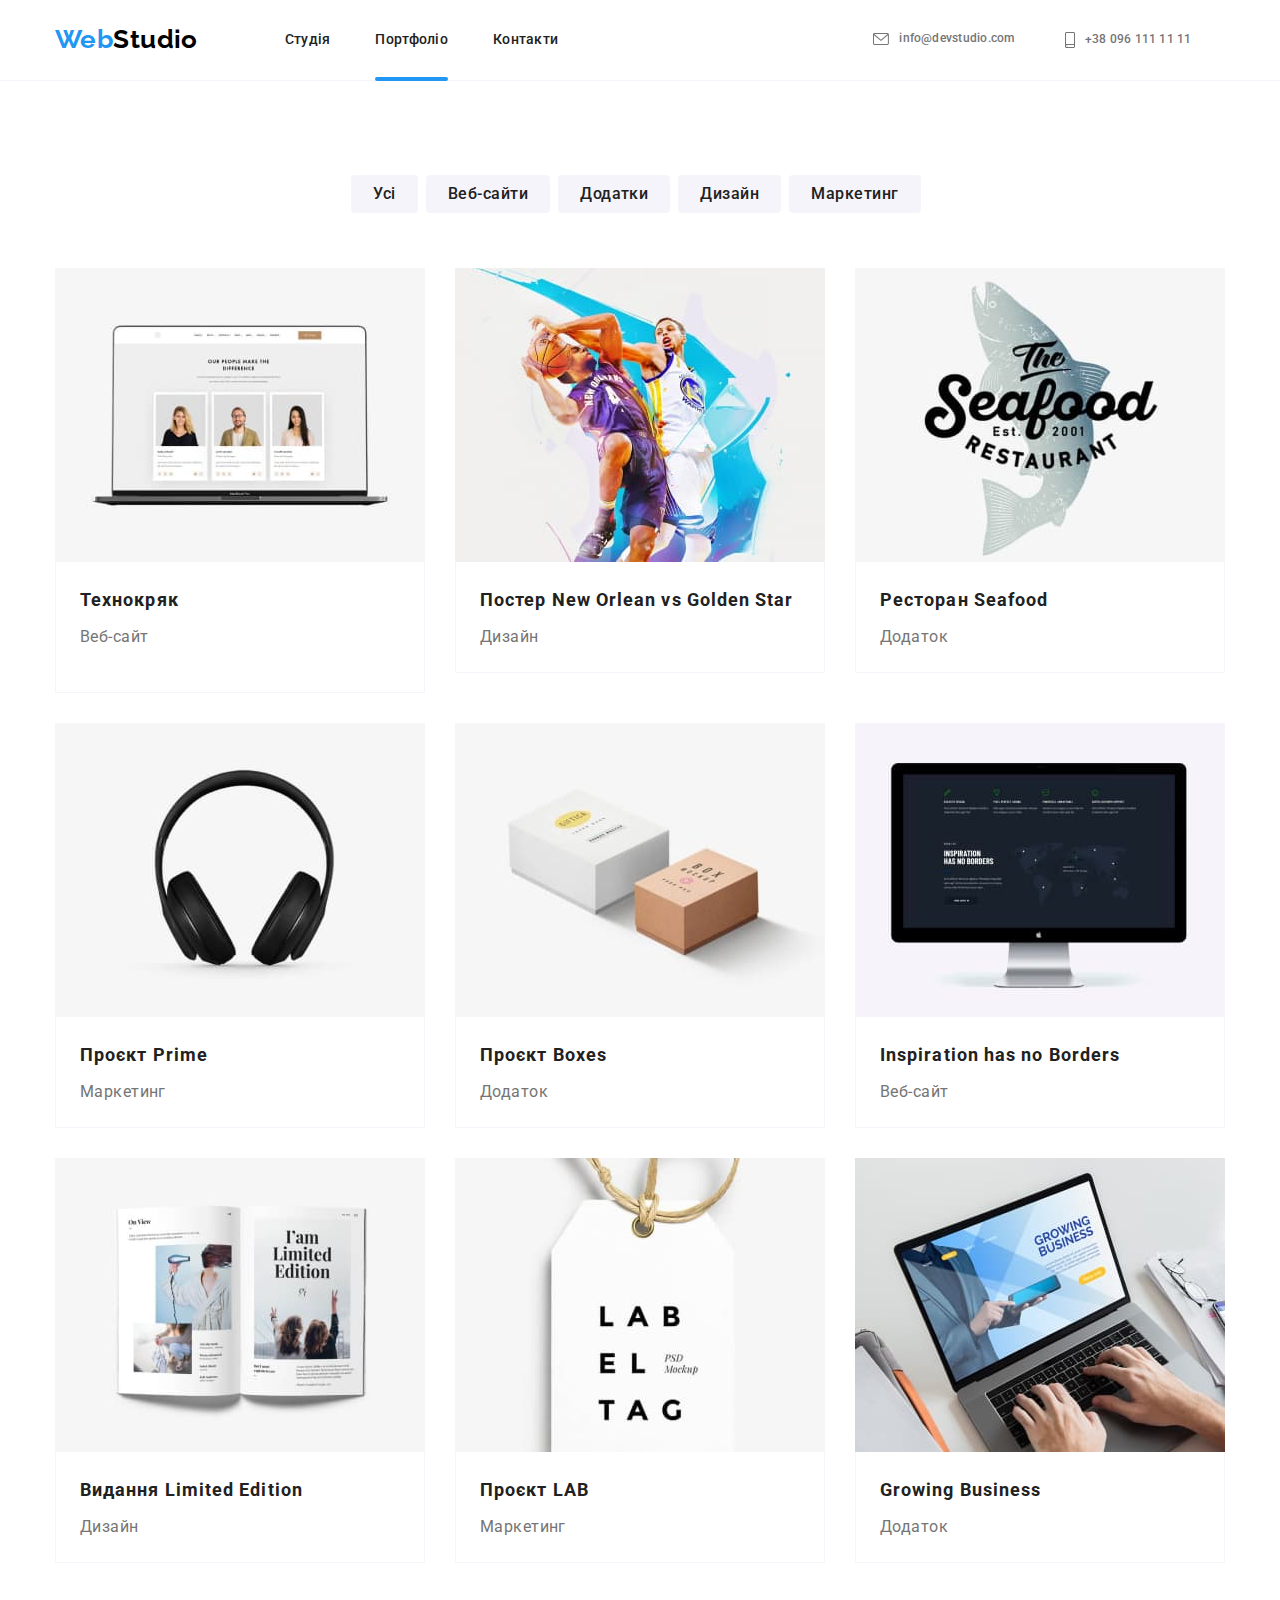
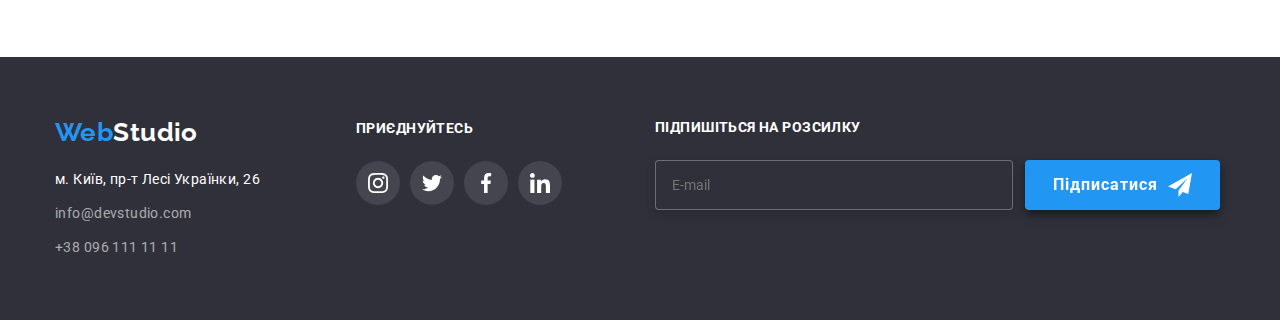
<file: portfolio.html>
<!DOCTYPE html>
<html lang="uk">
<head>
    <meta charset="UTF-8">
    <meta http-equiv="X-UA-Compatible" content="IE=edge">
    <meta name="viewport" content="width=device-width, initial-scale=1.0">
    <title>Document</title>
    <link rel="preconnect" href="https://fonts.googleapis.com">
    <link rel="preconnect" href="https://fonts.gstatic.com" crossorigin>
    <link href="https://fonts.googleapis.com/css2?family=Raleway:wght@700&family=Roboto:wght@400;500;700;900&display=swap" rel="stylesheet">
    <link rel="stylesheet" href="https://cdnjs.cloudflare.com/ajax/libs/modern-normalize/1.1.0/modern-normalize.css" integrity="sha512-Y0MM+V6ymRKN2zStTqzQ227DWhhp4Mzdo6gnlRnuaNCbc+YN/ZH0sBCLTM4M0oSy9c9VKiCvd4Jk44aCLrNS5Q==" crossorigin="anonymous" referrerpolicy="no-referrer" />
    <link rel="stylesheet" href="./css/main.min.css">
</head>
</head>

<body>
    <!-- header -->
    <header class="header">
        <div class="container">
            <nav class="main-nav">
                <!-- Logo -->
                <a href="./index.html" lang="en" class="logo link"><span class="logo__accent">Web</span>Studio</a>
                <ul class="list main-nav__list">
                    <li class="main-nav__item"><a href="./index.html" class="main-nav__link link ">Студія</a></li>
                    <li class="main-nav__item"><a href="./portfolio.html" class="main-nav__link link main-nav__underline">Портфоліо</a></li>
                    <li class="main-nav__item"><a href="" class="main-nav__link link">Контакти</a></li>
                </ul>
            </nav>
            <ul class="list header-contacts">
                <li class="header-contacts__item"><a href="mailto:info@devstudio.com" class="link header-contacts__link">
                    <svg width="16" height="12"  class="contacts-icon"><use href="./images/contacts-icons.svg#icon-mail"></use></svg>info@devstudio.com</a></li>
                <li class="header-contacts__item"><a href="tel:+380961111111" class="link header-contacts__link">
                    <svg width="10" height="16"  class="contacts-icon"><use href="./images/contacts-icons.svg#icon-smartphone"></use></svg>+38 096 111 11 11</a></li>
            </ul>
        </div>
        
    </header>
     
    <!-- main -->

    <main>
        <section class="portfolio section">
            <div class="container">
                <h1 class="visually-hidden">
                    Портфоліо
                </h1>
                <ul class="list filter">
                    <li class="filter__item">
                        <button type="button" class="filter__btn pointer">Усі</button>
                    </li>

                    <li class="filter__item">
                        <button type="button" class="filter__btn pointer">Веб-сайти</button>
                    </li>

                    <li class="filter__item">
                        <button type="button" class="filter__btn pointer">Додатки</button>
                    </li>

                    <li class="filter__item">
                        <button type="button" class="filter__btn pointer">Дизайн</button>
                    </li>

                    <li class="filter__item">
                        <button type="button" class="filter__btn pointer">Маркетинг</button>
                    </li>
                </ul>

                <ul class="list portfolio">
                    <li class="item portfolio__item">
                        <a href="" class="portfolio__link link">
                        <div class="portfolio__img">
                            <picture>
                                <source 
                                srcset="./images/portfolio-images/img-1.jpg 1x, ./images/portfolio-images/img-1-2x.jpg 2x"
                                media="(min-width:1200px)">
                                <source
                                srcset="./images/portfolio-images/img-1-tab-1x.jpg 1x, ./images/portfolio-images/img-1-tab-2x.jpg 2x"
                                media="(min-width:768px)">
                                <source
                                srcset="./images/portfolio-images/img-1-mob-1x.jpg 1x, ./images/portfolio-images/img-1-mob-2x.jpg 2x"
                                media="(max-width:767px)">
                                <img
                                 src="./images/portfolio-images/img-1.jpg"
                                 alt="Ноутбук на якому відкрито сайт"
                                 >
                            </picture>
                            <p class="portfolio__overlay-text">Ресурс пропонує комплексні пропозиції з різним рівнем функціоналу та сервісів. Все це дозволить відвідувачу отримати вичерпні відомості про компанію чи приватну особу.</p>
                        </div>
                        <div class="portfolio__text">    
                            <h2 class="portfolio__title">Технокряк</h2>
                            <p class="portfolio__unit portfolio__unit-padding">Веб-сайт</p>
                        </div>
                    </a>
                    </li>
                    <li class="item portfolio__item">
                        <a href="" class="portfolio__link link">
                            <div class="portfolio__img">
                                <picture>
                                    <source 
                                    srcset="./images/portfolio-images/img-2.jpg 1x, ./images/portfolio-images/img-2-2x.jpg 2x"
                                    media="(min-width:1200px)">
                                    <source
                                    srcset="./images/portfolio-images/img-2-tab-1x.jpg 1x, ./images/portfolio-images/img-2-tab-2x.jpg 2x"
                                    media="(min-width:768px)">
                                    <source
                                    srcset="./images/portfolio-images/img-2-mob-1x.jpg 1x, ./images/portfolio-images/img-2-mob-2x.jpg 2x"
                                    media="(max-width:767px)">
                                    <img
                                     src="./images/portfolio-images/img-2.jpg"
                                     alt="Стилізоване зображення з баскетболістами"
                                    >
                                </picture>
                                <p class="portfolio__overlay-text">Ресурс пропонує комплексні пропозиції з різним рівнем функціоналу та сервісів. Все це дозволить відвідувачу отримати вичерпні відомості про компанію чи приватну особу.</p>
                            </div>
                            <div class="portfolio__text"> 
                                <h2 class="portfolio__title">Постер New Orlean vs Golden Star</h2>
                                <p class="portfolio__unit">Дизайн</p>
                            </div>
                        </a>
                    </li>
                    <li class="item portfolio__item">
                        <a href="" class="portfolio__link link">
                            <div class="portfolio__img">
                                <picture>
                                    <source 
                                    srcset="./images/portfolio-images/img-3.jpg 1x, ./images/portfolio-images/img-3-2x.jpg 2x"
                                    media="(min-width:1200px)">
                                    <source
                                    srcset="./images/portfolio-images/img-3-tab-1x.jpg 1x, ./images/portfolio-images/img-3-tab-2x.jpg 2x"
                                    media="(min-width:768px)">
                                    <source
                                    srcset="./images/portfolio-images/img-3-mob-1x.jpg 1x, ./images/portfolio-images/img-3-mob-2x.jpg 2x"
                                    media="(max-width:767px)">
                                    <img
                                     src="./images/portfolio-images/img-3.jpg"
                                     alt="Лого ресторану на стиліозваному тлі"
                                     >
                                </picture>
                                <p class="portfolio__overlay-text">Ресурс пропонує комплексні пропозиції з різним рівнем функціоналу та сервісів. Все це дозволить відвідувачу отримати вичерпні відомості про компанію чи приватну особу.</p>
                            </div>
                            <div class="portfolio__text">
                                <h2 class="portfolio__title">Ресторан Seafood</h2>
                                <p class="portfolio__unit">Додаток</p>
                            </div>
                        </a>
                    </li>
                    <li class="item portfolio__item">
                        <a href="" class="portfolio__link link">
                            <div class="portfolio__img">
                                <picture>
                                    <source 
                                    srcset="./images/portfolio-images/img-4.jpg 1x, ./images/portfolio-images/img-4-2x.jpg 2x"
                                    media="(min-width:1200px)">
                                    <source
                                    srcset="./images/portfolio-images/img-4-tab-1x.jpg 1x, ./images/portfolio-images/img-4-tab-2x.jpg 2x"
                                    media="(min-width:768px)">
                                    <source
                                    srcset="./images/portfolio-images/img-4-mob-1x.jpg 1x, ./images/portfolio-images/img-4-mob-2x.jpg 2x"
                                    media="(max-width:767px)">
                                    <img
                                     src="./images/portfolio-images/img-4.jpg"
                                     alt="Акустичні навушники"
                                    >
                                </picture>
                                <p class="portfolio__overlay-text">Ресурс пропонує комплексні пропозиції з різним рівнем функціоналу та сервісів. Все це дозволить відвідувачу отримати вичерпні відомості про компанію чи приватну особу.</p>
                            </div>
                            <div class="portfolio__text">
                                <h2 class="portfolio__title">Проєкт Prime</h2>
                                <p class="portfolio__unit">Маркетинг</p>
                            </div>
                        </a>
                    </li>
                    <li class="item portfolio__item">
                        <a href="" class="portfolio__link link">
                            <div class="portfolio__img">
                                <picture>
                                    <source 
                                    srcset="./images/portfolio-images/img-5.jpg 1x, ./images/portfolio-images/img-5-2x.jpg 2x"
                                    media="(min-width:1200px)">
                                    <source
                                    srcset="./images/portfolio-images/img-5-tab-1x.jpg 1x, ./images/portfolio-images/img-5-tab-2x.jpg 2x"
                                    media="(min-width:768px)">
                                    <source
                                    srcset="./images/portfolio-images/img-5-mob-1x.jpg 1x, ./images/portfolio-images/img-5-mob-2x.jpg 2x"
                                    media="(max-width:767px)">
                                    <img
                                     src="./images/portfolio-images/img-5.jpg"
                                     alt="Дві коробки, білого та коричневого кольору"
                                     >
                                </picture>
                                <p class="portfolio__overlay-text">Ресурс пропонує комплексні пропозиції з різним рівнем функціоналу та сервісів. Все це дозволить відвідувачу отримати вичерпні відомості про компанію чи приватну особу.</p>
                            </div>
                            <div class="portfolio__text">
                                <h2 class="portfolio__title">Проєкт Boxes</h2>
                                <p class="portfolio__unit">Додаток</p>
                            </div>
                        </a>
                    </li>
                    <li class="item portfolio__item">
                        <a href="" class="portfolio__link link">
                            <div class="portfolio__img">
                                <picture>
                                    <source 
                                    srcset="./images/portfolio-images/img-6.jpg 1x, ./images/portfolio-images/img-6-2x.jpg 2x"
                                    media="(min-width:1200px)">
                                    <source
                                    srcset="./images/portfolio-images/img-6-tab-1x.jpg 1x, ./images/portfolio-images/img-6-tab-2x.jpg 2x"
                                    media="(min-width:768px)">
                                    <source
                                    srcset="./images/portfolio-images/img-6-mob-1x.jpg 1x, ./images/portfolio-images/img-6-mob-2x.jpg 2x"
                                    media="(max-width:767px)">
                                    <img
                                     src="./images/portfolio-images/img-6.jpg"
                                     alt="Монітор ПК з відкритим на ньому сайтом"
                                     >
                                </picture>
                                <p class="portfolio__overlay-text">Ресурс пропонує комплексні пропозиції з різним рівнем функціоналу та сервісів. Все це дозволить відвідувачу отримати вичерпні відомості про компанію чи приватну особу.</p>
                            </div>
                            <div class="portfolio__text">
                                <h2 class="portfolio__title">Inspiration has no Borders</h2>
                                <p class="portfolio__unit">Веб-сайт</p>
                            </div>
                        </a>
                    </li>
                    <li class="item portfolio__item">
                        <a href="" class="portfolio__link link">
                            <div class="portfolio__img">
                                <picture>
                                    <source 
                                    srcset="./images/portfolio-images/img-7.jpg 1x, ./images/portfolio-images/img-7-2x.jpg 2x"
                                    media="(min-width:1200px)">
                                    <source
                                    srcset="./images/portfolio-images/img-7-tab-1x.jpg 1x, ./images/portfolio-images/img-7-tab-2x.jpg 2x"
                                    media="(min-width:768px)">
                                    <source
                                    srcset="./images/portfolio-images/img-7-mob-1x.jpg 1x, ./images/portfolio-images/img-7-mob-2x.jpg 2x"
                                    media="(max-width:767px)">
                                    <img
                                     src="./images/portfolio-images/img-7.jpg"
                                     alt="Журнал"
                                    >
                                </picture>
                                <p class="portfolio__overlay-text">Ресурс пропонує комплексні пропозиції з різним рівнем функціоналу та сервісів. Все це дозволить відвідувачу отримати вичерпні відомості про компанію чи приватну особу.</p>
                            </div>
                            <div class="portfolio__text">
                                <h2 class="portfolio__title">Видання Limited Edition</h2>
                                <p class="portfolio__unit">Дизайн</p>
                            </div>
                        </a>
                    </li>
                    <li class="item portfolio__item">
                        <a href="" class="portfolio__link link">
                            <div class="portfolio__img">
                                <picture>
                                    <source 
                                    srcset="./images/portfolio-images/img-8.jpg 1x, ./images/portfolio-images/img-8-2x.jpg 2x"
                                    media="(min-width:1200px)">
                                    <source
                                    srcset="./images/portfolio-images/img-8-tab-1x.jpg 1x, ./images/portfolio-images/img-8-tab-2x.jpg 2x"
                                    media="(min-width:768px)">
                                    <source
                                    srcset="./images/portfolio-images/img-8-mob-1x.jpg 1x, ./images/portfolio-images/img-8-mob-2x.jpg 2x"
                                    media="(max-width:767px)">
                                    <img
                                     src="./images/portfolio-images/img-8.jpg"
                                     alt="Бірка"
                                    >
                                </picture>
                                <p class="portfolio__overlay-text">Ресурс пропонує комплексні пропозиції з різним рівнем функціоналу та сервісів. Все це дозволить відвідувачу отримати вичерпні відомості про компанію чи приватну особу.</p>
                            </div>
                            <div class="portfolio__text">
                                <h2 class="portfolio__title">Проєкт LAB</h2>
                                <p class="portfolio__unit">Маркетинг</p>
                            </div>
                        </a>
                    </li>
                    <li class="item portfolio__item">
                        <a href="" class="portfolio__link link">
                            <div class="portfolio__img">
                                <picture>
                                    <source 
                                    srcset="./images/portfolio-images/img-9.jpg 1x, ./images/portfolio-images/img-9-2x.jpg 2x"
                                    media="(min-width:1200px)">
                                    <source
                                    srcset="./images/portfolio-images/img-9-tab-1x.jpg 1x, ./images/portfolio-images/img-9-tab-2x.jpg 2x"
                                    media="(min-width:768px)">
                                    <source
                                    srcset="./images/portfolio-images/img-9-mob-1x.jpg 1x, ./images/portfolio-images/img-9-mob-2x.jpg 2x"
                                    media="(max-width:767px)">
                                    <img
                                     src="./images/portfolio-images/img-9.jpg"
                                     alt="Людина працює за комп'ютером"
                                     >
                                </picture>
                                <p class="portfolio__overlay-text">Ресурс пропонує комплексні пропозиції з різним рівнем функціоналу та сервісів. Все це дозволить відвідувачу отримати вичерпні відомості про компанію чи приватну особу.</p>
                            </div>
                            <div class="portfolio__text">
                                <h2 class="portfolio__title">Growing Business</h2>
                                <p class="portfolio__unit">Додаток</p>
                            </div>
                        </a>
                    </li>
                </ul>
        </div>
        </section>

    </main>
    <!--footer-->

    <footer class="footer">
        <div class="container footer__container">
            
            <div class="address">
                <!--Logo-->
                <a href="" lang="en" class="footer__logo link"><span class="logo__accent link">Web</span>Studio</a>
                <address>
                    <ul class="address__list">
                        <li class="address__item"><a 
                                href="https://goo.gl/maps/4PHzCo6PyJ894an87"
                                target="_blank"
                                rel="noopened noreferrer nofollow"
                                class="link address__map"
                                >
                                м. Київ, пр-т Лесі Українки, 26
                            </a>
                        </li>
                        <li class="address__item"><a href="mailto:info@devstudio.com" class="link address__link">info@devstudio.com</a></li>
                        <li class="address__item"><a href="tell:+380961111111" class="link address__link">+38 096 111 11 11</a></li>
                    </ul>
                </address>
            </div>

            <div class="join">
                <p class="form-title">приєднуйтесь</p>
                <ul class="social-network__list join__list">
                    <li class="social-network__item">
                        <a class="social-network__link" href="">
                            <svg width="20" height="20" class="join__icon">
                                <use href="./images/social-network-icons.svg#icon-instagram"></use>
                            </svg>
                        </a>
                    </li>
                    <li class="social-network__item">
                        <a class="social-network__link" href="">
                            <svg width="20" height="20" class="join__icon">
                                <use href="./images/social-network-icons.svg#icon-twitter"></use>
                            </svg>
                        </a>
                    </li>
                    <li class="social-network__item">
                        <a class="social-network__link" href="">
                            <svg width="20" height="20" class="join__icon">
                                <use href="./images/social-network-icons.svg#icon-facebook"></use>
                            </svg>
                        </a>
                    </li>
                    <li class="social-network__item">
                        <a class="social-network__link" href="">
                            <svg width="20" height="20" class="join__icon">
                                <use href="./images/social-network-icons.svg#icon-linkedin"></use>
                            </svg>
                        </a>
                    </li>
                </ul>
                
            </div>
            <form action="" class="subscription">
                <div class="subscription__form">
                    <label for="subscription" class="form-title">Підпишіться на розсилку</label>
                    <input type="email"  name="email" class="subscription__input" placeholder="E-mail" id="subscription">
                </div>
                <button type="submit" class="subscription__btn">Підписатися
                    <svg width="24" height="24"  class="subscription__icon"><use href="./images/contacts-icons.svg#icon-send"></use>
                    </svg>
                </button>
            </form>
        </div>      

    </footer>
    <div class="backdrop is-hidden" data-modal>
        <div class="modal">
            <button class="close__btn" data-modal-close>
                <svg class="close">
                    <use href="./images/contacts-icons.svg#x"></use>
                </svg>
            </button>
            <h3 class="modal__title">Залиште свої дані, ми вам передзвонимо</h3>
            <form action="" class="modal-form">
                <div class="modal__input-group">
                    <label for="name" class="modal__input-title">Ім'я</label>
                    <div class="modal__icon-container">
                        <input type="text" name="user-name" class="modal__input" id="name">
                        <svg width="18" height="18"  class="modal__icon"><use href="./images/contacts-icons.svg#icon-person"></use>
                        </svg>
                    </div>
                </div>
                <div class="modal__input-group">
                    <label for="tel" class="modal__input-title">Телефон</label>
                    <div class="modal__icon-container">
                        <input type="number" name="tel" class="modal__input" id="tel">
                        <svg width="18" height="18"  class="modal__icon"><use href="./images/contacts-icons.svg#icon-phone"></use>
                        </svg>
                    </div>
                </div>
                <div class="modal__input-group">
                    <label for="email-modal" class="modal__input-title">Пошта</label>
                    <div class="modal__icon-container">
                        <input type="mail" name="email" class="modal__input" id="email-modal">
                        <svg width="18" height="18"  class="modal__icon"><use href="./images/contacts-icons.svg#icon-email"></use>
                        </svg>
                    </div>
                </div>
                <div class="modal__input-group input-group__textarea">
                    <label for="comment" class="modal__input-title">Коментар</label>
                    <div class="modal__icon-container">
                        <textarea name="comment" class="modal__textarea" id="comment" placeholder="Введіть текст"></textarea>
                    </div>
                </div>
                <div class="modal__checkbox">
                    <input type="checkbox" name="politic" id="politic" class="modal__politic-check visually-hidden" >
                    <label for="politic" class="modal__politic-label">Погоджуюся з розсилкою та приймаю  <a href="" class="modal__link">Умови договору</a></label>
                </div>
                <button type="submit" class="modal__main-btn">Відправити</button>
                
            </form>
        </div>
    </div>
    <script src="./js/modal.js"></script>
</body>
</html>
</file>
<file: css/main.min.css>
:root{--bg-color: #ffffff;--main-color: #2F303A;--accent-color: #2196F3;--title-text-color: #212121;--text-color: #757575;--btn-hover: #188CE8;--bg-color-utility: #F5F4FA;--icon-color: #AFB1B8;--card-shadow: 0px 2px 1px -1px rgba(0, 0, 0, 0.2), 0px 1px 1px 0px rgba(0, 0, 0, 0.14), 0px 1px 3px 0px rgba(0, 0, 0, 0.12)}body{font-family:"Roboto";font-size:14px;line-height:1.71;letter-spacing:.03em;color:var(--text-color)}p,h1,h2,h3,h4,h5,h6{margin:0px}h2{font-size:36px}ul{margin:0px;padding-left:0px}img{display:block;max-width:100%;height:auto}button{cursor:pointer}.visually-hidden{position:absolute;width:1px;height:1px;margin:-1px;border:0;padding:0;opacity:0;white-space:nowrap;-webkit-clip-path:inset(100%);clip-path:inset(100%);clip:rect(0 0 0 0);overflow:hidden}.container{min-width:320px;max-width:480px;padding-left:15px;padding-right:15px;margin-left:auto;margin-right:auto}@media screen and (min-width: 768px){.container{max-width:768px}}@media screen and (min-width: 1200px){.container{max-width:1200px}}.link{text-decoration:none}.list{list-style:none}.section{padding-top:60px;padding-bottom:60px}@media screen and (min-width: 1200px){.section{padding-top:94px;padding-bottom:94px}}.sction__title{margin-bottom:50px;line-height:1.17;text-align:center;color:var(--title-text-color)}.backdrop{position:fixed;top:0;left:0;background-color:rgba(0,0,0,.1);opacity:1;width:100%;height:100%;transition-property:opacity,visibility;transition-duration:250ms;transition-timing-function:cubic-bezier(0.4, 0, 0.2, 1)}.backdrop.is-hidden{opacity:0;pointer-events:none;visibility:hidden}@media screen and (max-height: 608px){.backdrop{visibility:visible;overflow-y:scroll}}.modal{position:absolute;top:50%;left:50%;transform:translate(-50%, -50%) scale(1);min-height:609px;width:calc 20px;border-radius:4px;padding:40px;background-color:var(--bg-color);transition-property:transform;transition-duration:250ms;transition-timing-function:cubic-bezier(0.4, 0, 0.2, 1)}@media screen and (min-width: 1200px){.modal{min-width:528px;min-height:581px}}@media screen and (min-width: 480px){.modal{width:450px}}@media screen and (max-height: 608px){.modal{transform:translate(-50%, -25%) scale(1)}}.modal__input{width:100%;height:40px;padding-right:12px;padding-left:42px;border:1px solid rgba(33,33,33,.2);border-radius:4px;font-size:12px;line-height:14px;letter-spacing:.01em;color:var(--text-color);outline:rgba(0,0,0,0);cursor:pointer;transition-property:border;transition-duration:250ms;transition-timing-function:cubic-bezier(0.4, 0, 0.2, 1)}.modal__input:focus{border-color:var(--accent-color)}.modal__input:focus+svg{fill:var(--accent-color)}.backdrop.is-hidden .modal{transform:translate(-50%, -50%) scale(0.9)}.close{fill:#000;width:11px;height:11px;transition-property:fill;transition-duration:250ms;transition-timing-function:cubic-bezier(0.4, 0, 0.2, 1)}.close__btn{display:flex;justify-content:center;align-items:center;position:absolute;top:8px;right:8px;width:30px;height:30px;border-radius:50%;background-color:var(--bg-color);border-color:rgba(0,0,0,.1)}.close__btn:focus .close,.close__btn:hover .close{fill:var(--accent-color)}.modal__title{font-size:20px;line-height:1.15;text-align:center;color:var(--title-text-color);margin-bottom:12px}.modal__input-group{display:flex;flex-direction:column;margin-bottom:10px}.modal__input-title{font-size:12px;line-height:1.16;letter-spacing:.01em;color:var(--text-color);margin-bottom:4px}.modal__icon-container{position:relative}.modal__icon{position:absolute;left:12px;top:50%;transform:translateY(-50%);fill:#000;transition-property:fill;transition-duration:250ms;transition-timing-function:cubic-bezier(0.4, 0, 0.2, 1)}.modal__textarea{display:block;width:100%;height:120px;resize:none;margin-bottom:20px;padding:12px 16px;border:1px solid rgba(33,33,33,.2);border-radius:4px;font-size:12px;line-height:14px;letter-spacing:.01em;color:var(--text-color);outline:rgba(0,0,0,0);cursor:pointer;transition-property:border;transition-duration:250ms;transition-timing-function:cubic-bezier(0.4, 0, 0.2, 1)}.modal__textarea::-moz-placeholder{color:rgba(117,117,117,.5)}.modal__textarea:-ms-input-placeholder{color:rgba(117,117,117,.5)}.modal__textarea::placeholder{color:rgba(117,117,117,.5)}.modal__textarea:focus{border-color:var(--accent-color)}.modal__checkbox{display:flex;justify-content:center;margin-bottom:30px}label.modal__politic-label{display:flex;align-items:center;color:var(--text-color);cursor:pointer;font-size:12px;line-height:1,17}label.modal__politic-label::before{content:"";width:15px;height:15px;border:2px solid #000;border-radius:2px;margin-right:9px;transition-property:background-color border;transition-duration:250ms;transition-timing-function:cubic-bezier(0.4, 0, 0.2, 1)}@media screen and (min-width: 1200px){label.modal__politic-label{font-size:14px;line-height:1,17}}.modal__politic-check:checked+label::before{background-color:var(--accent-color);border:none;background-image:url(../images/check.svg);background-repeat:no-repeat;background-position:center}.modal__link{color:var(--accent-color)}.modal__main-btn{display:flex;justify-content:center;align-items:center;border:none;filter:drop-shadow(0px 4px 4px rgba(0, 0, 0, 0.25)) drop-shadow(0px 4px 4px rgba(0, 0, 0, 0.25));border-radius:4px;margin-left:auto;margin-right:auto;height:50px;width:200px;Font-family:inherit;font-weight:700;font-size:16px;line-height:1.88;align-items:center;text-align:center;letter-spacing:.06em;color:var(--bg-color);background-color:var(--accent-color);transition-property:background-color;transition-duration:250ms;transition-timing-function:cubic-bezier(0.4, 0, 0.2, 1)}.header{border-bottom:1px solid var(--bg-color-utility)}.logo{display:block;padding-top:24px;padding-bottom:25px;margin-right:93px;font-style:normal;font-family:"Raleway";font-weight:700;font-size:26px;line-height:1.19;color:#000}@media screen and (min-width: 768px){.logo{margin-right:87px}}@media screen and (max-width: 767px){.logo{margin-right:87px}}.logo__accent{color:var(--accent-color)}.main-nav{display:flex}@media screen and (min-width: 1200px){.main-nav{display:flex}}@media screen and (min-width: 768px){.main-nav{display:flex}}.main-nav__list{display:none;gap:50px}@media screen and (min-width: 768px){.main-nav__list{display:flex;gap:45px}}.main-nav__item{margin-right:50px}@media screen and (min-width: 768px){.main-nav__item{margin:0}}.main-nav__item:last-child{margin-right:0px}.main-nav__link{font-weight:500;line-height:1.14;letter-spacing:.02em;color:var(--title-text-color);display:block;padding-top:32px;padding-bottom:32px;transition-property:color;transition-duration:250ms;transition-timing-function:cubic-bezier(0.4, 0, 0.2, 1);position:relative}.main-nav__link:hover,.main-nav__link:focus{color:var(--accent-color)}.main-nav__underline::after{content:"";display:block;width:100%;height:4px;border-radius:2px;background-color:var(--accent-color);position:absolute;bottom:-1px}header .container{display:flex}.header-contacts{display:none;margin-left:auto}@media screen and (min-width: 768px){.header-contacts{display:flex;flex-wrap:wrap;margin-left:96px;margin-top:21px;margin-right:15px}}@media screen and (min-width: 1200px){.header-contacts{display:flex;margin-left:315px;margin-top:0;margin-right:0}}.header-contacts__link{font-weight:500;line-height:1.14;letter-spacing:.02em;color:var(--text-color);display:flex;align-items:center;padding-top:32px;padding-bottom:32px;transition-property:color;transition-duration:250ms;transition-timing-function:cubic-bezier(0.4, 0, 0.2, 1)}.header-contacts__link:hover,.header-contacts__link:focus{color:var(--accent-color)}@media screen and (min-width: 768px){.header-contacts__link{padding-top:0;padding-bottom:0}}@media screen and (min-width: 1200px){.header-contacts__link{padding-top:32px;padding-bottom:32px}}.header-contacts__item{margin-right:50px;align-items:center}@media screen and (max-width: 1199px){.header-contacts__item{margin-right:0}}@media screen and (min-width: 768px){.header-contacts__item{font-size:12px;line-height:1.16}}.header-contacts__item:last-child{margin-right:0px}.contacts-icon{margin-right:10px;fill:currentColor}.mobile-menu.is-open{transform:translateX(10px)}.mobile-menu{position:fixed;z-index:1;width:100vw;height:100vh;background-color:var(--bg-color);top:0px;left:0px;right:0px;transform:translateX(100%);transition:transform 250ms ease-in-out}.mobile-menu.is-open{transform:translateX(0)}.menu-open{background-color:rgba(0,0,0,0);border:0px;margin-left:auto}@media screen and (min-width: 768px){.menu-open{display:none}}.menu-close-btn{background-color:rgba(0,0,0,0);border:0px;display:flex;position:absolute;top:21px;right:26px}.menu-close-icon{fill:#000;width:19px;height:19px}.mob-nav__link{font-weight:500;font-size:40px;line-height:1,17;letter-spacing:.02em;color:var(--title-text-color #212121);padding:0px;margin-bottom:35px}.soc-network-menu{display:flex;gap:10px}@media screen and (max-width: 479px){.soc-network-menu{flex-wrap:wrap}}.tel-contacts{font-size:28px;padding:0px;margin-bottom:32px}.mail-contacts{font-size:24px;line-height:28px;padding:0px;margin-bottom:64px}.soc-network-menu__item{display:flex;align-items:center}.line{margin-left:10px;font-size:22px;color:rgba(33,33,33,.2)}.menu-contacts__link{font-size:18px;line-height:1.22;font-weight:500;color:var(--accent-color)}.menu-content{display:flex;flex-direction:column;height:100vh;justify-content:space-between;padding-left:40px;padding-top:48px;padding-bottom:48px}.hero{background-color:var(--main-color);text-align:center;padding:200px 0px;background-image:linear-gradient(rgba(47, 48, 58, 0.4), rgba(47, 48, 58, 0.4)),url(../images/hero-img-mob.jpg);background-repeat:no-repeat;background-size:cover;background-position:center;max-width:1600px;margin:0 auto}@media(min-device-pixel-ratio: 2),(-webkit-min-device-pixel-ratio: 2),(min-resolution: 192dpi),(min-resolution: 2dppx){.hero{background-image:linear-gradient(rgba(47, 48, 58, 0.4), rgba(47, 48, 58, 0.4)),url(../images/hero-img-mob-2x.jpg)}}@media screen and (min-width: 1200px){.hero{background-image:linear-gradient(rgba(47, 48, 58, 0.4), rgba(47, 48, 58, 0.4)),url(../images/hero.jpg)}}@media screen and (min-width: 1200px)and (min-device-pixel-ratio: 2),screen and (min-width: 1200px)and (-webkit-min-device-pixel-ratio: 2),screen and (min-width: 1200px)and (min-resolution: 192dpi),screen and (min-width: 1200px)and (min-resolution: 2dppx){.hero{background-image:linear-gradient(rgba(47, 48, 58, 0.4), rgba(47, 48, 58, 0.4)),url(../images/hero-2x.jpg)}}@media screen and (min-width: 768px){.hero{background-image:linear-gradient(rgba(47, 48, 58, 0.4), rgba(47, 48, 58, 0.4)),url(../images/hero-img-tab.jpg)}}@media screen and (min-width: 768px)and (min-device-pixel-ratio: 2),screen and (min-width: 768px)and (-webkit-min-device-pixel-ratio: 2),screen and (min-width: 768px)and (min-resolution: 192dpi),screen and (min-width: 768px)and (min-resolution: 2dppx){.hero{background-image:linear-gradient(rgba(47, 48, 58, 0.4), rgba(47, 48, 58, 0.4)),url(../images/hero-img-tab-2x.jpg)}}@media screen and (max-width: 767px){.hero{background-image:linear-gradient(rgba(47, 48, 58, 0.4), rgba(47, 48, 58, 0.4)),url(../images/hero-img-mob.jpg)}}@media screen and (max-width: 767px)and (min-device-pixel-ratio: 2),screen and (max-width: 767px)and (-webkit-min-device-pixel-ratio: 2),screen and (max-width: 767px)and (min-resolution: 192dpi),screen and (max-width: 767px)and (min-resolution: 2dppx){.hero{background-image:linear-gradient(rgba(47, 48, 58, 0.4), rgba(47, 48, 58, 0.4)),url(../images/hero-img-mob-2x.jpg)}}.hero__title{width:360px;font-weight:900;font-size:26px;line-height:1,62;margin:0px auto 30px auto;text-align:center;letter-spacing:.06em;text-transform:uppercase;color:var(--bg-color)}@media screen and (min-width: 1200px){.hero__title{width:696px;font-size:44px;line-height:1.36}}@media screen and (max-width: 479px){.hero__title{width:305px;font-weight:900;font-size:18px;line-height:1,62}}@media screen and (min-width: 768px)and (max-width: 1199px){.hero__title{width:360px;font-weight:900;font-size:26px;line-height:1,62}}.hero__btn{padding:10px 32px;border:none;filter:drop-shadow(0px 4px 4px rgba(0, 0, 0, 0.25)) drop-shadow(0px 4px 4px rgba(0, 0, 0, 0.25));border-radius:4px;Font-family:inherit;font-weight:700;font-size:16px;line-height:1.88;align-items:center;text-align:center;letter-spacing:.06em;color:var(--bg-color);background-color:var(--accent-color);transition-property:background-color;transition-duration:250ms;transition-timing-function:cubic-bezier(0.4, 0, 0.2, 1)}.hero__btn:hover,.hero__btn:focus{background-color:var(--btn-hover)}.features__list{display:flex;flex-wrap:wrap;gap:30px}@media screen and (min-width: 1200px){.features__list{flex-wrap:nowrap}}.features__title{display:block;margin-bottom:10px;font-size:14px;line-height:16px;text-transform:uppercase;text-align:center;color:var(--title-text-color)}@media screen and (min-width: 1200px){.features__title{text-align:left}}@media screen and (min-width: 768px){.features__title{text-align:left}}@media screen and (min-width: 768px){.features__item{width:354px}}.features__icons{margin-bottom:30px;display:flex;justify-content:center;align-items:center;background-color:var(--bg-color-utility);max-width:450px;height:120px;border-radius:4px}@media screen and (min-width: 768px){.features__icons{width:353px;height:120px}}@media screen and (min-width: 1200px){.features__icons{width:270px;height:120px}}section.services{margin-top:0;padding-top:0}@media screen and (max-width: 1200px){section.services{display:none}}.services-list{display:flex;flex-wrap:wrap}.services-item{margin-right:30px;position:relative}.services-item:last-child{margin-right:0px}.servises-title{font-weight:700;font-size:14px;text-transform:uppercase;color:var(--bg-color);background-color:rgba(47,48,58,.8);width:100%;height:70px;display:flex;align-items:center;justify-content:center;position:absolute;bottom:0}.team{background-color:var(--bg-color-utility);padding-top:60px;padding-bottom:60px}.team__list{display:flex;flex-wrap:wrap;justify-content:center}@media screen and (min-width: 1200px){.team__list{flex-wrap:nowrap;gap:30px}}@media screen and (min-width: 768px){.team__list{gap:30px}}.card{margin-bottom:30px;background-color:var(--bg-color);box-shadow:var(--card-shadow);border-radius:4px;overflow:hidden}.card:last-child{margin-bottom:30px}.card__name{margin-bottom:10px;font-weight:500;font-size:16px;line-height:1.19;text-align:center;color:var(--title-text-color)}.card__text{padding:30px 30px 16px 30px}.card__about{font-size:16px;line-height:1.19;text-align:center}.social-network__list{display:flex;padding-bottom:30px;justify-content:center;gap:10px}.social-network__item{display:flex;width:44px;height:44px}.social-network__link{width:100%;height:100%;display:flex;justify-content:center;align-items:center;background-color:rgba(255,255,255,.1);border-radius:50%;transition-property:background-color;transition-duration:250ms;transition-timing-function:cubic-bezier(0.4, 0, 0.2, 1)}.social-network__link:hover,.social-network__link:focus{background-color:var(--accent-color)}.social-network__link:hover .social-network__icon,.social-network__link:focus .social-network__icon{fill:var(--bg-color)}.social-network__icon{fill:var(--icon-color);transition-property:fill;transition-duration:250ms;transition-timing-function:cubic-bezier(0.4, 0, 0.2, 1)}.clients{fill:var(--icon-color);transition-property:fill;transition-duration:250ms;transition-timing-function:cubic-bezier(0.4, 0, 0.2, 1)}.clients__list{display:flex;flex-wrap:wrap;gap:30px;justify-content:center}.clients__item{width:210px;height:92px}@media screen and (min-width: 768px){.clients__item{width:226px}}@media screen and (min-width: 1200px){.clients__item{width:170px}}.clients__link{display:flex;width:100%;height:100%;justify-content:center;align-items:center;border:1px solid var(--icon-color);border-radius:4px;transition-property:border;transition-duration:250ms;transition-timing-function:cubic-bezier(0.4, 0, 0.2, 1)}.clients__link:hover .clients,.clients__link:focus .clients{fill:var(--accent-color)}.clients__link:hover,.clients__link:focus{border:1px solid var(--accent-color)}.filter__item{margin-right:8px;margin-bottom:15px;flex-wrap:nowrap}.filter__item:last-child{margin-right:none}.filter__btn{padding:6px 22px;border:none;border-radius:4px;font-family:"Roboto";font-weight:500;font-size:16px;line-height:1.62;text-align:center;letter-spacing:.03em;color:var(--title-text-color);background-color:var(--bg-color-utility);box-shadow:none;transition-property:background-color,color,box-shadow;transition-duration:250ms;transition-timing-function:cubic-bezier(0.4, 0, 0.2, 1)}.filter__btn:hover,.filter__btn:focus{color:var(--bg-color);background-color:var(--accent-color);box-shadow:0px 3px 1px rgba(0,0,0,.1),0px 1px 2px rgba(0,0,0,.08),0px 2px 2px rgba(0,0,0,.12)}.filter{display:flex;flex-wrap:wrap;justify-content:flex-start;margin-bottom:40px}@media screen and (max-width: 480px){.filter{width:400px}}@media screen and (min-width: 1200px){.filter{flex-wrap:nowrap;justify-content:center}}@media screen and (min-width: 768px){.filter{flex-wrap:nowrap;justify-content:center}}.pointer{cursor:pointer}.portfolio{display:flex;flex-wrap:wrap;gap:30px}.portfolio__title{margin-bottom:4px;font-size:18px;line-height:2;letter-spacing:.06em;color:var(--title-text-color)}.portfolio__unit{font-size:16px;line-height:1.88;color:var(--text-color)}.portfolio__text{border-left:1px solid var(--bg-color-utility);border-right:1px solid var(--bg-color-utility);border-bottom:1px solid var(--bg-color-utility);padding:20px 24px}.portfolio__link{display:block;background-color:var(--bg-color);box-shadow:none;transition-property:box-shadow;transition-duration:250ms;transition-timing-function:cubic-bezier(0.4, 0, 0.2, 1)}.portfolio__link:hover,.portfolio__link:focus{box-shadow:0px 1px 1px rgba(0,0,0,.12),0px 4px 4px rgba(0,0,0,.06),1px 4px 6px rgba(0,0,0,.16)}.portfolio__link:hover .portfolio__overlay-text,.portfolio__link:focus .portfolio__overlay-text{transform:translate(0)}.portfolio__img{position:relative;overflow:hidden}.portfolio__overlay-text{position:absolute;top:0;color:var(--bg-color);background-color:rgba(33,150,243,.9);font-size:18px;line-height:1.56;padding:63px 24px;height:100%;width:100%;transition-property:transform;transform:translateY(100%);transition-duration:250ms;transition-timing-function:cubic-bezier(0.4, 0, 0.2, 1)}@media screen and (max-width: 480px){.portfolio__item{width:450px}}@media screen and (min-width: 768px){.portfolio__item{width:354px}}@media screen and (min-width: 1200px){.portfolio__item{width:370px}}@media screen and (min-width: 768px){.portfolio__unit-padding{padding-bottom:36px}}@media screen and (min-width: 1200px){.portfolio__unit-padding{padding-bottom:20px}}.footer{background-color:var(--main-color);padding-top:60px;padding-bottom:60px}.footer__container{display:flex;flex-wrap:wrap;justify-content:center;gap:60px}@media screen and (min-width: 768px){.footer__container{gap:0px}}@media screen and (min-width: 1200px){.footer__container{flex-wrap:nowrap}}.footer__logo{display:block;margin-bottom:20px;font-family:"Raleway";font-style:normal;font-weight:700;font-size:26px;line-height:1.19;color:var(--bg-color)}.address{min-width:231px;text-align:center}@media screen and (min-width: 768px){.address{margin-right:165px}}@media screen and (min-width: 1200px){.address{text-align:left;margin-right:70px}}.address__item{display:block;margin-bottom:10px}.address__item:last-child{margin-bottom:0px}.address__map{font-style:normal;color:var(--bg-color)}.address__link{font-style:normal;color:rgba(255,255,255,.6);transition-property:color;transition-duration:250ms;transition-timing-function:cubic-bezier(0.4, 0, 0.2, 1)}.address__link:hover,.address__link:focus{color:var(--accent-color)}.join{display:flex;flex-direction:column;align-items:center}@media screen and (min-width: 1200px){.join{align-items:flex-start}}.form-title{text-transform:uppercase;color:var(--bg-color);margin-bottom:20px;font-size:14px;font-weight:700}.join__icon{fill:var(--bg-color)}.social-network-link:hover .join__icon,.social-network-link:focus .join__icon{fill:var(--bg-color)}.join__list{padding-bottom:0px}.subscription{display:flex;flex-direction:column;align-items:center;width:570px}@media screen and (min-width: 768px){.subscription{margin-top:60px}}@media screen and (min-width: 1200px){.subscription{margin-top:0px;align-items:flex-end;flex-direction:row;width:570px;height:93px;margin-left:93px}}.subscription__form{display:flex;flex-direction:column;align-items:center}@media screen and (min-width: 1200px){.subscription__form{flex-direction:column;align-items:flex-start}}.subscription__input{width:450px;height:50px;margin-bottom:20px;padding-left:16px;border-radius:4px;background-color:var(--main-color);border:1px solid rgba(255,255,255,.3);filter:drop-shadow(0px 4px 4px rgba(0, 0, 0, 0.15));outline:rgba(0,0,0,0);color:var(--bg-color)}@media screen and (min-width: 1200px){.subscription__input{width:358px;margin-bottom:0px}}@media screen and (max-width: 479px){.subscription__input{width:100%}}@media screen and (max-width: 767px){.subscription__input{max-width:450px}}.subscription__btn{display:flex;padding:10px 28px;border:none;filter:drop-shadow(0px 4px 4px rgba(0, 0, 0, 0.25)) drop-shadow(0px 4px 4px rgba(0, 0, 0, 0.25));border-radius:4px;height:50px;gap:10px;Font-family:inherit;font-weight:700;font-size:16px;line-height:1.88;align-items:center;text-align:center;letter-spacing:.06em;color:var(--bg-color);background-color:var(--accent-color);transition-property:background-color;transition-duration:250ms;transition-timing-function:cubic-bezier(0.4, 0, 0.2, 1)}.subscription__btn:hover,.subscription__btn:focus{background-color:var(--btn-hover)}@media screen and (min-width: 1200px){.subscription__btn{margin-left:12px}}.subscription__icon{fill:var(--bg-color)}/*# sourceMappingURL=main.min.css.map */
</file>
